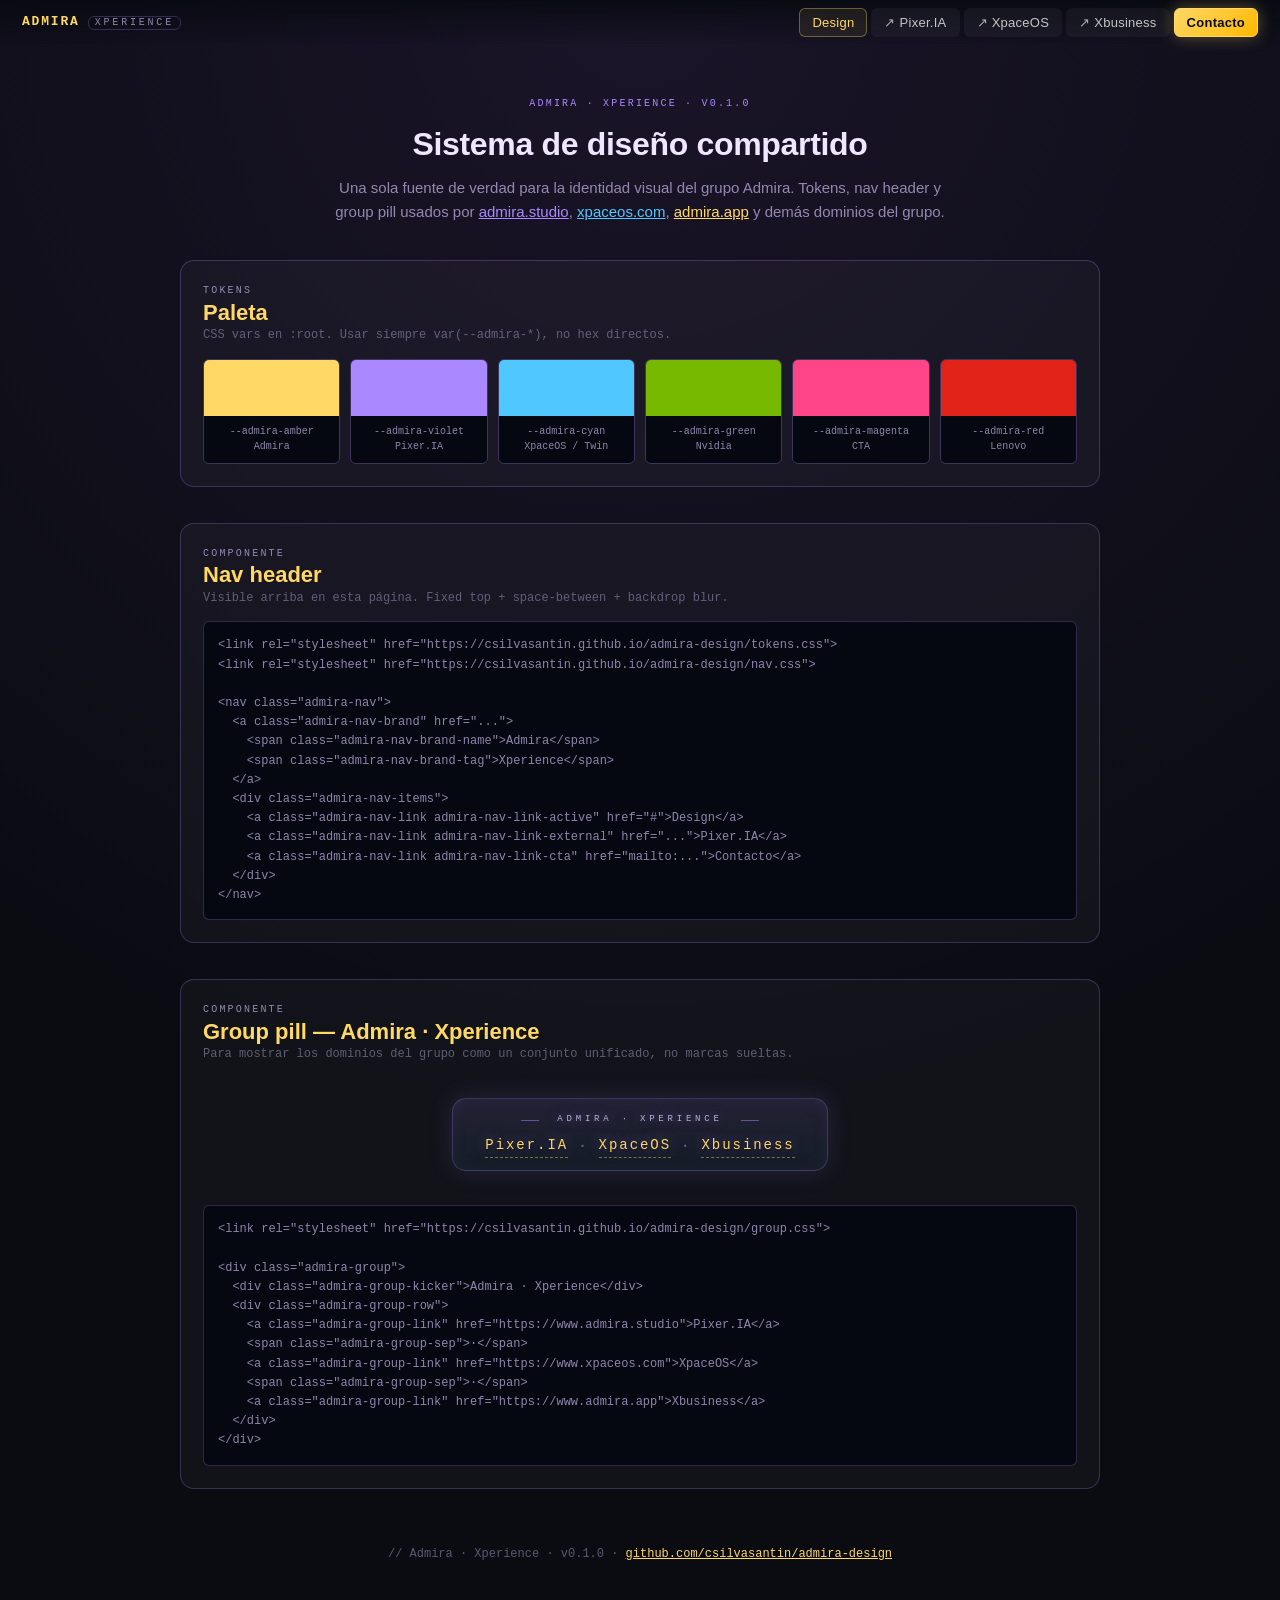
<file: index.html>
<!DOCTYPE html>
<html lang="es">
<head>
<meta charset="utf-8">
<meta name="viewport" content="width=device-width,initial-scale=1">
<title>Admira · Xperience · Design System</title>
<meta name="description" content="Sistema de diseño compartido del grupo Admira: tokens, nav header y group pill usados por admira.studio · xpaceos.com · admira.app · admira.live · admira.tv · admira.store.">
<link rel="stylesheet" href="./tokens.css">
<link rel="stylesheet" href="./nav.css">
<link rel="stylesheet" href="./group.css">
<style>
  body {
    background: radial-gradient(circle at 50% 0%, #1a1428 0%, var(--admira-bg) 65%);
    min-height: 100vh;
    padding: 96px 24px 48px;
  }
  main {
    max-width: 920px;
    margin: 0 auto;
    display: flex;
    flex-direction: column;
    gap: var(--admira-space-5);
  }
  header.hero {
    text-align: center;
    display: flex;
    flex-direction: column;
    align-items: center;
    gap: var(--admira-space-3);
  }
  header.hero .admira-eyebrow {
    color: var(--admira-violet);
  }
  header.hero p {
    color: var(--admira-text-muted);
    max-width: 640px;
    margin: 0;
    line-height: 1.6;
  }
  section.demo {
    background: rgba(255, 255, 255, .03);
    border: 1px solid var(--admira-border);
    border-radius: var(--admira-radius-lg);
    padding: var(--admira-space-4);
    display: flex;
    flex-direction: column;
    gap: var(--admira-space-3);
  }
  section.demo h3 { color: var(--admira-amber); }
  section.demo .demo-meta {
    font-size: 12px;
    color: var(--admira-text-dim);
    font-family: var(--admira-font-mono);
  }
  section.demo pre {
    background: #050810;
    border: 1px solid var(--admira-border);
    border-radius: var(--admira-radius-sm);
    padding: var(--admira-space-3);
    overflow-x: auto;
    color: var(--admira-text-muted);
    font-size: 12px;
    line-height: 1.6;
    margin: 0;
  }
  section.demo pre code { font-family: var(--admira-font-mono); }
  .palette {
    display: grid;
    grid-template-columns: repeat(auto-fill, minmax(120px, 1fr));
    gap: 10px;
  }
  .palette-swatch {
    border: 1px solid var(--admira-border);
    border-radius: var(--admira-radius-sm);
    overflow: hidden;
    display: flex;
    flex-direction: column;
  }
  .palette-swatch-color { height: 56px; }
  .palette-swatch-label {
    padding: 8px;
    font-family: var(--admira-font-mono);
    font-size: 10px;
    background: #050810;
    color: var(--admira-text-muted);
    text-align: center;
  }
  footer {
    margin-top: var(--admira-space-6);
    text-align: center;
    color: var(--admira-text-dim);
    font-size: 12px;
    font-family: var(--admira-font-mono);
  }
  footer a { color: var(--admira-amber); }
</style>
</head>
<body>

<!-- ── Nav demo ────────────────────────────────────────────── -->
<nav class="admira-nav" aria-label="Navegación principal">
  <a class="admira-nav-brand" href="https://www.admira.app">
    <span class="admira-nav-brand-name">Admira</span>
    <span class="admira-nav-brand-tag">Xperience</span>
  </a>
  <div class="admira-nav-items">
    <a class="admira-nav-link admira-nav-link-active" href="#">Design</a>
    <a class="admira-nav-link admira-nav-link-external" href="https://www.admira.studio">Pixer.IA</a>
    <a class="admira-nav-link admira-nav-link-external" href="https://www.xpaceos.com">XpaceOS</a>
    <a class="admira-nav-link admira-nav-link-external" href="https://www.admira.app">Xbusiness</a>
    <a class="admira-nav-link admira-nav-link-cta" href="mailto:csilva@admira.com">Contacto</a>
  </div>
</nav>

<main>

  <header class="hero">
    <div class="admira-eyebrow">Admira · Xperience · v0.1.0</div>
    <h1 class="admira-h1">Sistema de diseño compartido</h1>
    <p>Una sola fuente de verdad para la identidad visual del grupo Admira. Tokens, nav header y group pill usados por <a href="https://www.admira.studio" style="color:var(--admira-violet)">admira.studio</a>, <a href="https://www.xpaceos.com" style="color:var(--admira-cyan)">xpaceos.com</a>, <a href="https://www.admira.app" style="color:var(--admira-amber)">admira.app</a> y demás dominios del grupo.</p>
  </header>

  <!-- Paleta -->
  <section class="demo">
    <div>
      <div class="admira-eyebrow">Tokens</div>
      <h3 class="admira-h2">Paleta</h3>
      <div class="demo-meta">CSS vars en <code>:root</code>. Usar siempre <code>var(--admira-*)</code>, no hex directos.</div>
    </div>
    <div class="palette">
      <div class="palette-swatch"><div class="palette-swatch-color" style="background:#ffd866"></div><div class="palette-swatch-label">--admira-amber<br>Admira</div></div>
      <div class="palette-swatch"><div class="palette-swatch-color" style="background:#aa88ff"></div><div class="palette-swatch-label">--admira-violet<br>Pixer.IA</div></div>
      <div class="palette-swatch"><div class="palette-swatch-color" style="background:#50c8ff"></div><div class="palette-swatch-label">--admira-cyan<br>XpaceOS / Twin</div></div>
      <div class="palette-swatch"><div class="palette-swatch-color" style="background:#76b900"></div><div class="palette-swatch-label">--admira-green<br>Nvidia</div></div>
      <div class="palette-swatch"><div class="palette-swatch-color" style="background:#ff4488"></div><div class="palette-swatch-label">--admira-magenta<br>CTA</div></div>
      <div class="palette-swatch"><div class="palette-swatch-color" style="background:#e2231a"></div><div class="palette-swatch-label">--admira-red<br>Lenovo</div></div>
    </div>
  </section>

  <!-- Nav header -->
  <section class="demo">
    <div>
      <div class="admira-eyebrow">Componente</div>
      <h3 class="admira-h2">Nav header</h3>
      <div class="demo-meta">Visible arriba en esta página. Fixed top + space-between + backdrop blur.</div>
    </div>
    <pre><code>&lt;link rel="stylesheet" href="https://csilvasantin.github.io/admira-design/tokens.css"&gt;
&lt;link rel="stylesheet" href="https://csilvasantin.github.io/admira-design/nav.css"&gt;

&lt;nav class="admira-nav"&gt;
  &lt;a class="admira-nav-brand" href="..."&gt;
    &lt;span class="admira-nav-brand-name"&gt;Admira&lt;/span&gt;
    &lt;span class="admira-nav-brand-tag"&gt;Xperience&lt;/span&gt;
  &lt;/a&gt;
  &lt;div class="admira-nav-items"&gt;
    &lt;a class="admira-nav-link admira-nav-link-active" href="#"&gt;Design&lt;/a&gt;
    &lt;a class="admira-nav-link admira-nav-link-external" href="..."&gt;Pixer.IA&lt;/a&gt;
    &lt;a class="admira-nav-link admira-nav-link-cta" href="mailto:..."&gt;Contacto&lt;/a&gt;
  &lt;/div&gt;
&lt;/nav&gt;</code></pre>
  </section>

  <!-- Group pill -->
  <section class="demo">
    <div>
      <div class="admira-eyebrow">Componente</div>
      <h3 class="admira-h2">Group pill — Admira · Xperience</h3>
      <div class="demo-meta">Para mostrar los dominios del grupo como un conjunto unificado, no marcas sueltas.</div>
    </div>
    <div style="text-align:center; padding: 20px 0;">
      <div class="admira-group">
        <div class="admira-group-kicker">Admira · Xperience</div>
        <div class="admira-group-row">
          <a class="admira-group-link" href="https://www.admira.studio" target="_blank" rel="noopener">Pixer.IA</a>
          <span class="admira-group-sep">·</span>
          <a class="admira-group-link" href="https://www.xpaceos.com" target="_blank" rel="noopener">XpaceOS</a>
          <span class="admira-group-sep">·</span>
          <a class="admira-group-link" href="https://www.admira.app" target="_blank" rel="noopener">Xbusiness</a>
        </div>
      </div>
    </div>
    <pre><code>&lt;link rel="stylesheet" href="https://csilvasantin.github.io/admira-design/group.css"&gt;

&lt;div class="admira-group"&gt;
  &lt;div class="admira-group-kicker"&gt;Admira · Xperience&lt;/div&gt;
  &lt;div class="admira-group-row"&gt;
    &lt;a class="admira-group-link" href="https://www.admira.studio"&gt;Pixer.IA&lt;/a&gt;
    &lt;span class="admira-group-sep"&gt;·&lt;/span&gt;
    &lt;a class="admira-group-link" href="https://www.xpaceos.com"&gt;XpaceOS&lt;/a&gt;
    &lt;span class="admira-group-sep"&gt;·&lt;/span&gt;
    &lt;a class="admira-group-link" href="https://www.admira.app"&gt;Xbusiness&lt;/a&gt;
  &lt;/div&gt;
&lt;/div&gt;</code></pre>
  </section>

</main>

<footer>
  // Admira · Xperience · v0.1.0 · <a href="https://github.com/csilvasantin/admira-design">github.com/csilvasantin/admira-design</a>
</footer>

</body>
</html>
</file>
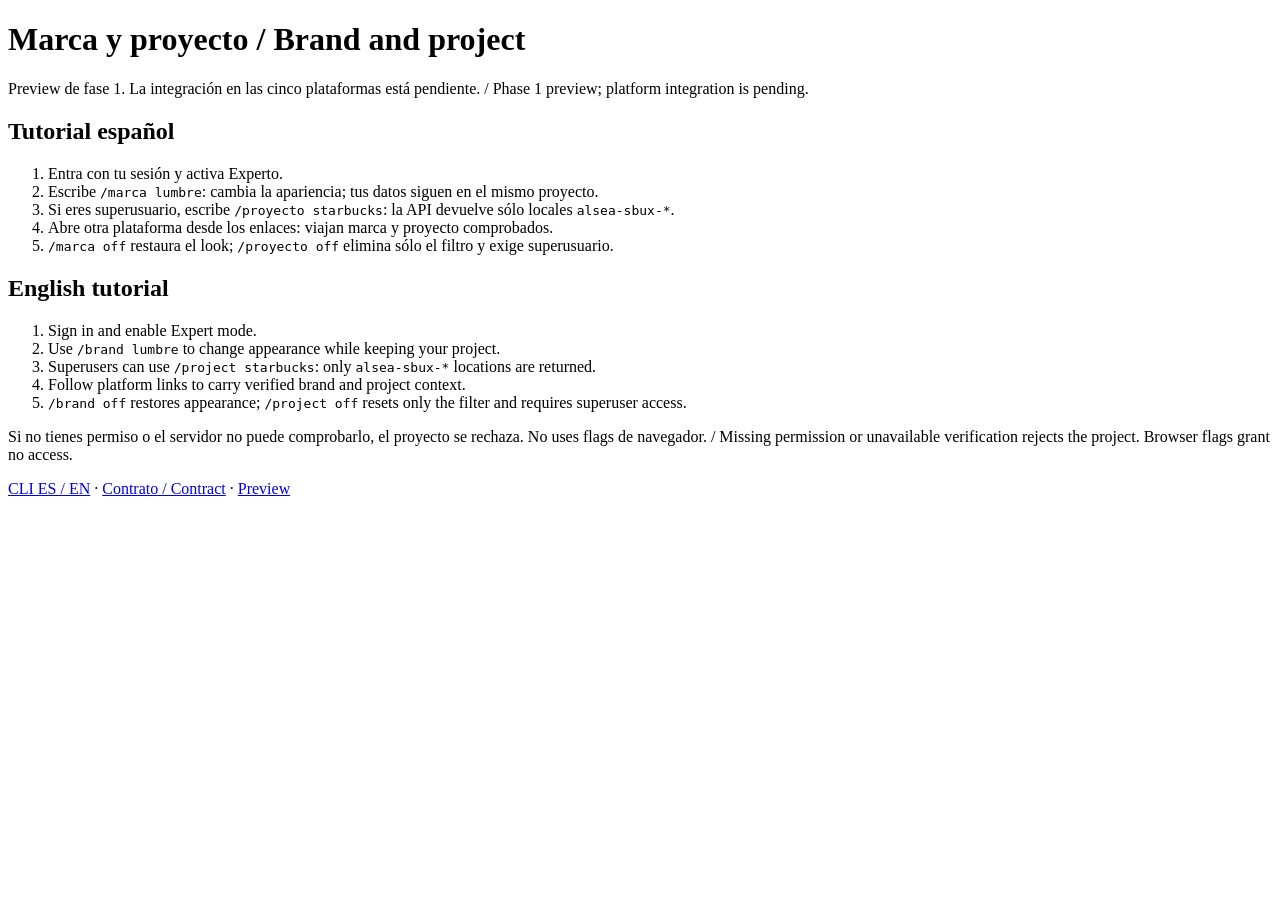
<file: help/index.html>
<!doctype html><html lang="es"><meta charset="utf-8"><title>Contexto · Ayuda ES / EN</title><body><h1>Marca y proyecto / Brand and project</h1><p>Preview de fase 1. La integración en las cinco plataformas está pendiente. / Phase 1 preview; platform integration is pending.</p><h2>Tutorial español</h2><ol><li>Entra con tu sesión y activa Experto.</li><li>Escribe <code>/marca lumbre</code>: cambia la apariencia; tus datos siguen en el mismo proyecto.</li><li>Si eres superusuario, escribe <code>/proyecto starbucks</code>: la API devuelve sólo locales <code>alsea-sbux-*</code>.</li><li>Abre otra plataforma desde los enlaces: viajan marca y proyecto comprobados.</li><li><code>/marca off</code> restaura el look; <code>/proyecto off</code> elimina sólo el filtro y exige superusuario.</li></ol><h2>English tutorial</h2><ol><li>Sign in and enable Expert mode.</li><li>Use <code>/brand lumbre</code> to change appearance while keeping your project.</li><li>Superusers can use <code>/project starbucks</code>: only <code>alsea-sbux-*</code> locations are returned.</li><li>Follow platform links to carry verified brand and project context.</li><li><code>/brand off</code> restores appearance; <code>/project off</code> resets only the filter and requires superuser access.</li></ol><p>Si no tienes permiso o el servidor no puede comprobarlo, el proyecto se rechaza. No uses flags de navegador. / Missing permission or unavailable verification rejects the project. Browser flags grant no access.</p><p><a href="cli/index.html">CLI ES / EN</a> · <a href="../docs/contexto.md">Contrato / Contract</a> · <a href="../preview.html">Preview</a></p></body></html>
</file>
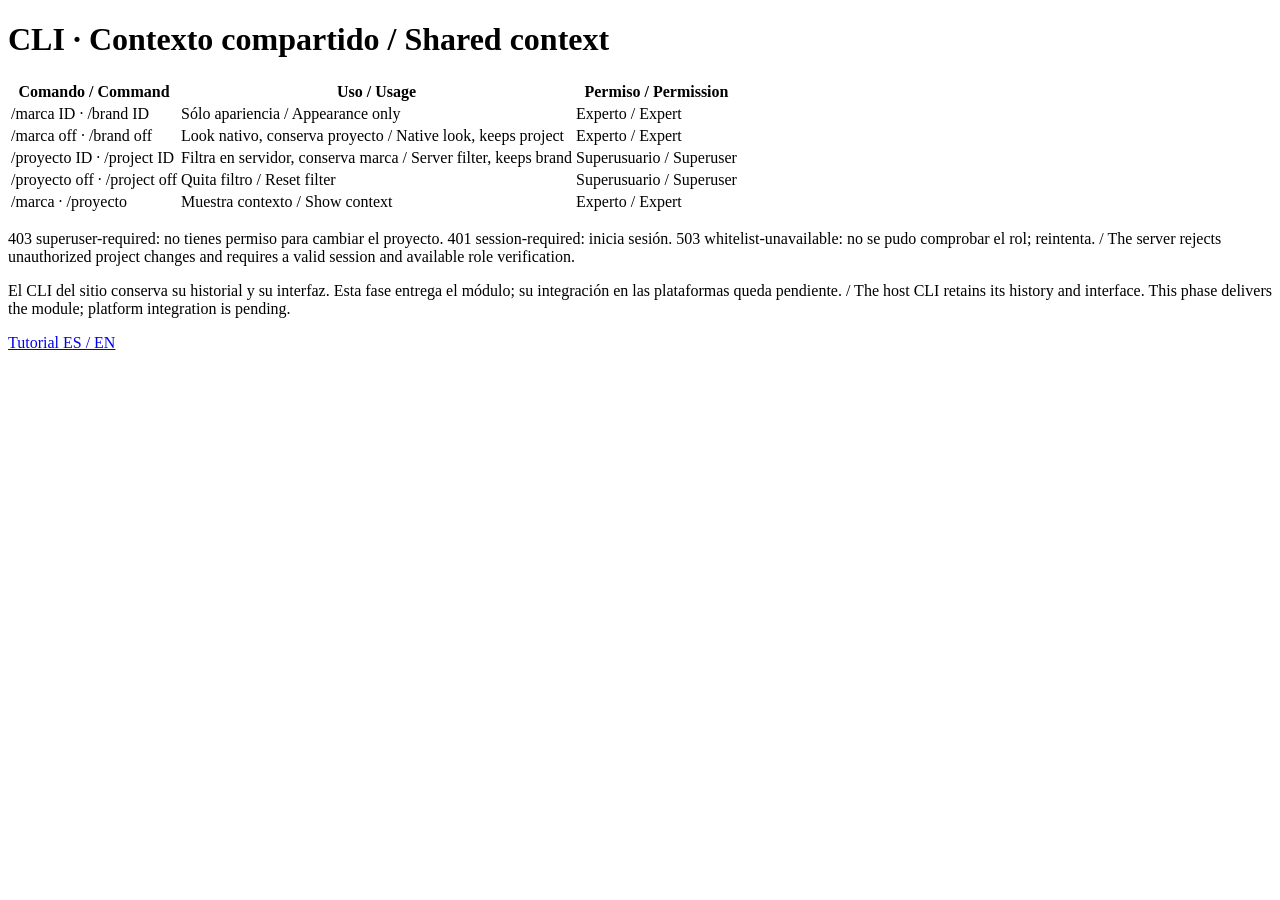
<file: help/cli/index.html>
<!doctype html><html lang="es"><meta charset="utf-8"><title>CLI · Contexto ES / EN</title><body><h1>CLI · Contexto compartido / Shared context</h1><table><tr><th>Comando / Command</th><th>Uso / Usage</th><th>Permiso / Permission</th></tr><tr><td>/marca ID · /brand ID</td><td>Sólo apariencia / Appearance only</td><td>Experto / Expert</td></tr><tr><td>/marca off · /brand off</td><td>Look nativo, conserva proyecto / Native look, keeps project</td><td>Experto / Expert</td></tr><tr><td>/proyecto ID · /project ID</td><td>Filtra en servidor, conserva marca / Server filter, keeps brand</td><td>Superusuario / Superuser</td></tr><tr><td>/proyecto off · /project off</td><td>Quita filtro / Reset filter</td><td>Superusuario / Superuser</td></tr><tr><td>/marca · /proyecto</td><td>Muestra contexto / Show context</td><td>Experto / Expert</td></tr></table><p>403 superuser-required: no tienes permiso para cambiar el proyecto. 401 session-required: inicia sesión. 503 whitelist-unavailable: no se pudo comprobar el rol; reintenta. / The server rejects unauthorized project changes and requires a valid session and available role verification.</p><p>El CLI del sitio conserva su historial y su interfaz. Esta fase entrega el módulo; su integración en las plataformas queda pendiente. / The host CLI retains its history and interface. This phase delivers the module; platform integration is pending.</p><a href="../index.html">Tutorial ES / EN</a></body></html>
</file>
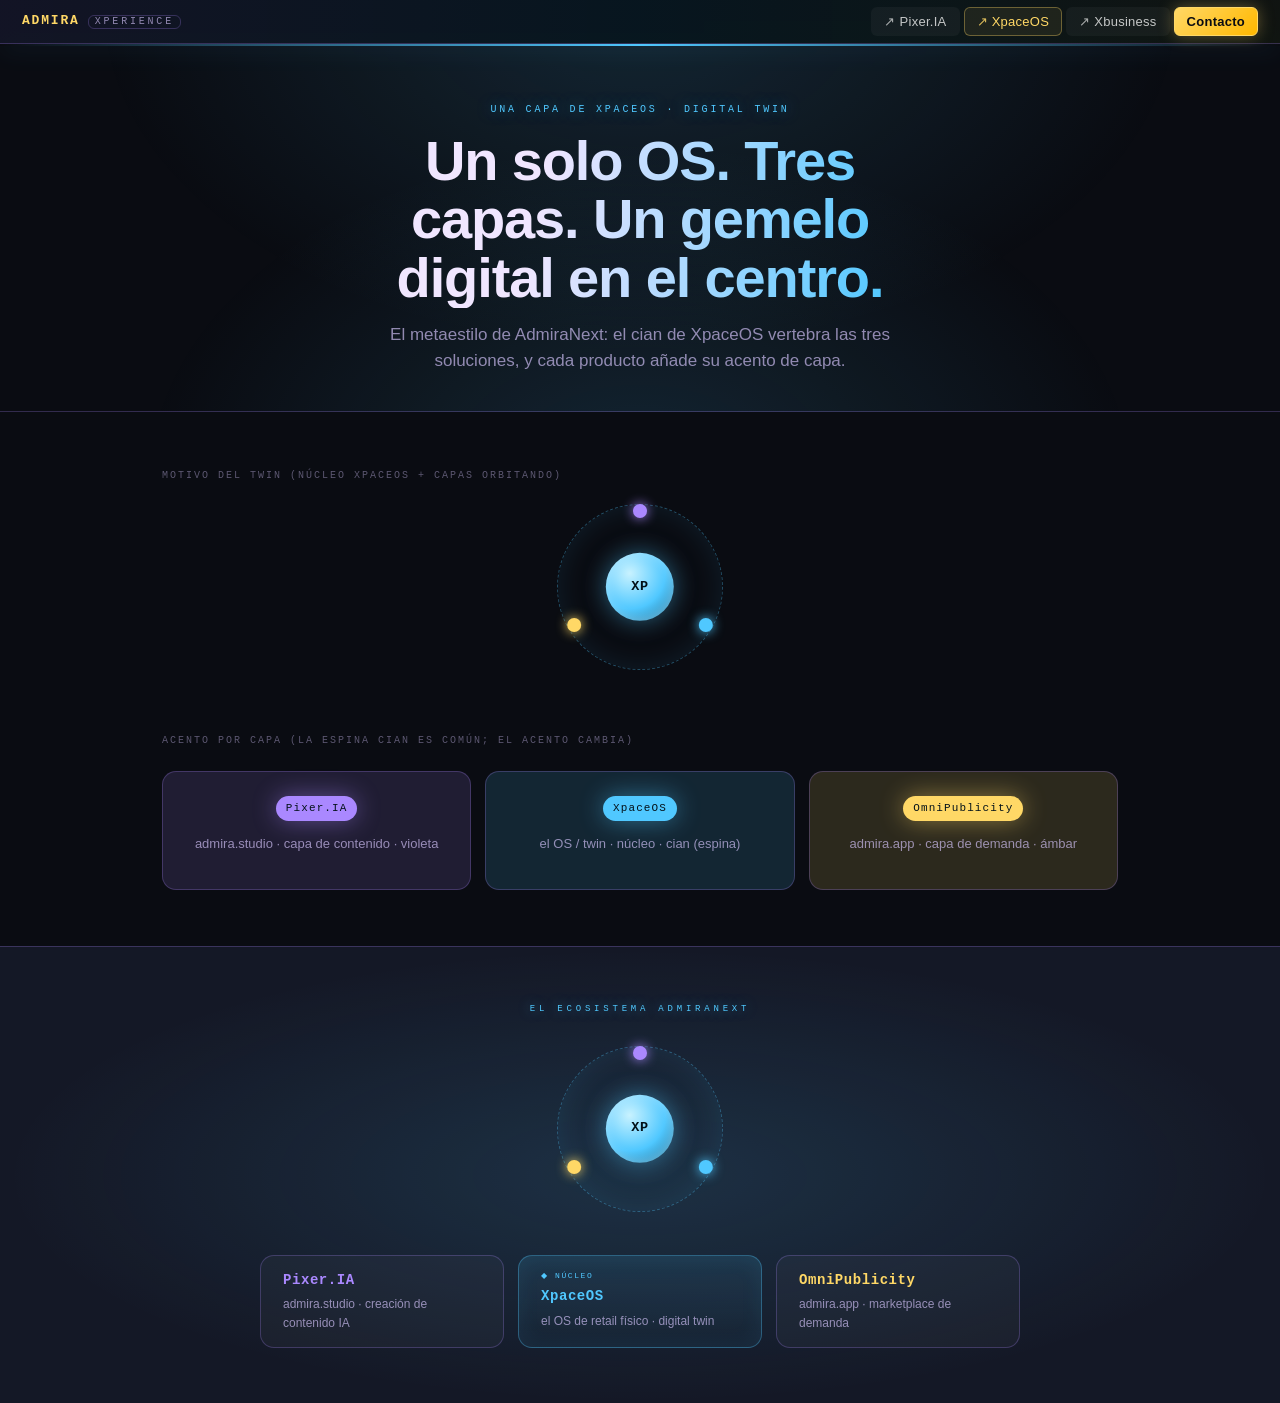
<file: meta.html>
<!doctype html>
<html lang="es" data-layer="os">
<head>
<meta charset="utf-8">
<meta name="viewport" content="width=device-width,initial-scale=1">
<title>Admira · Metaestilo del ecosistema (XpaceOS twin)</title>
<meta name="robots" content="noindex">
<link rel="stylesheet" href="tokens.css">
<link rel="stylesheet" href="nav.css">
<link rel="stylesheet" href="group.css">
<link rel="stylesheet" href="meta.css">
<style>
  body { padding-top: 0; }
  .wrap { max-width: 1000px; margin: 0 auto; padding: 0 var(--admira-space-4) var(--admira-space-6); }
  .demo-label { font-family: var(--admira-font-mono); font-size: 10px; letter-spacing:.2em; text-transform:uppercase; color: var(--admira-text-dim); margin: var(--admira-space-6) 0 var(--admira-space-3); }
  .layer-row { display:flex; gap:14px; flex-wrap:wrap; justify-content:center; margin-top: var(--admira-space-4); }
  .layer-demo { flex:1 1 220px; border:1px solid var(--admira-border); border-radius: var(--admira-radius-lg); padding: var(--admira-space-4); text-align:center; background: var(--admira-accent-soft); }
  .layer-demo .chip { display:inline-block; font-family:var(--admira-font-mono); font-size:11px; letter-spacing:.1em; padding:4px 10px; border-radius:999px; color:#04121a; background:var(--admira-accent); box-shadow:var(--admira-accent-glow); }
  .layer-demo p { color: var(--admira-text-muted); font-size:13px; }
</style>
</head>
<body data-layer="os">

  <nav class="admira-nav admira-nav-static" aria-label="Navegación principal">
    <a class="admira-nav-brand" href="https://www.admira.app">
      <span class="admira-nav-brand-name">Admira</span>
      <span class="admira-nav-brand-tag">Xperience</span>
    </a>
    <div class="admira-nav-items">
      <a class="admira-nav-link admira-nav-link-external" href="https://www.admira.studio">Pixer.IA</a>
      <a class="admira-nav-link admira-nav-link-active admira-nav-link-external" href="https://www.xpaceos.com">XpaceOS</a>
      <a class="admira-nav-link admira-nav-link-external" href="https://www.admira.app">Xbusiness</a>
      <a class="admira-nav-link admira-nav-link-cta" href="mailto:csilva@admira.com">Contacto</a>
    </div>
  </nav>

  <hr class="admira-spine-rail">

  <!-- META HERO (capa OS = centro) -->
  <header class="admira-meta-hero">
    <p class="admira-meta-eyebrow">Una capa de XpaceOS · digital twin</p>
    <h1 class="admira-meta-title">Un solo OS. Tres capas. Un gemelo digital en el centro.</h1>
    <p class="admira-meta-sub">El metaestilo de AdmiraNext: el cian de XpaceOS vertebra las tres soluciones, y cada producto añade su acento de capa.</p>
  </header>

  <div class="wrap">
    <p class="demo-label">Motivo del twin (núcleo XpaceOS + capas orbitando)</p>
    <div style="display:flex;justify-content:center">
      <div class="admira-twin" aria-hidden="true">
        <span class="admira-twin-core">XP</span>
        <span class="admira-twin-orbit"></span>
        <span class="admira-twin-node" style="--i:0;--n:3" data-node="studio"></span>
        <span class="admira-twin-node" style="--i:1;--n:3" data-node="os"></span>
        <span class="admira-twin-node" style="--i:2;--n:3" data-node="app"></span>
      </div>
    </div>

    <p class="demo-label">Acento por capa (la espina cian es común; el acento cambia)</p>
    <div class="layer-row">
      <div class="layer-demo" data-layer="studio"><span class="chip">Pixer.IA</span><p>admira.studio · capa de contenido · violeta</p></div>
      <div class="layer-demo" data-layer="os"><span class="chip">XpaceOS</span><p>el OS / twin · núcleo · cian (espina)</p></div>
      <div class="layer-demo" data-layer="app"><span class="chip">OmniPublicity</span><p>admira.app · capa de demanda · ámbar</p></div>
    </div>
  </div>

  <!-- ECOSYSTEM hub-and-spoke -->
  <section class="admira-ecosystem">
    <p class="admira-eco-kicker">El ecosistema AdmiraNext</p>
    <div class="admira-eco-orbit">
      <div class="admira-twin" aria-hidden="true">
        <span class="admira-twin-core">XP</span>
        <span class="admira-twin-orbit"></span>
        <span class="admira-twin-node" style="--i:0;--n:3" data-node="studio"></span>
        <span class="admira-twin-node" style="--i:1;--n:3" data-node="os"></span>
        <span class="admira-twin-node" style="--i:2;--n:3" data-node="app"></span>
      </div>
    </div>
    <div class="admira-eco-layers">
      <a class="admira-eco-layer" data-node="studio" href="https://www.admira.studio">
        <span class="admira-eco-name">Pixer.IA</span>
        <span class="admira-eco-role">admira.studio · creación de contenido IA</span>
      </a>
      <a class="admira-eco-layer is-core" data-node="os" href="https://www.xpaceos.com">
        <span class="admira-eco-name">XpaceOS</span>
        <span class="admira-eco-role">el OS de retail físico · digital twin</span>
      </a>
      <a class="admira-eco-layer" data-node="app" href="https://www.admira.app">
        <span class="admira-eco-name">OmniPublicity</span>
        <span class="admira-eco-role">admira.app · marketplace de demanda</span>
      </a>
    </div>
  </section>

</body>
</html>
</file>
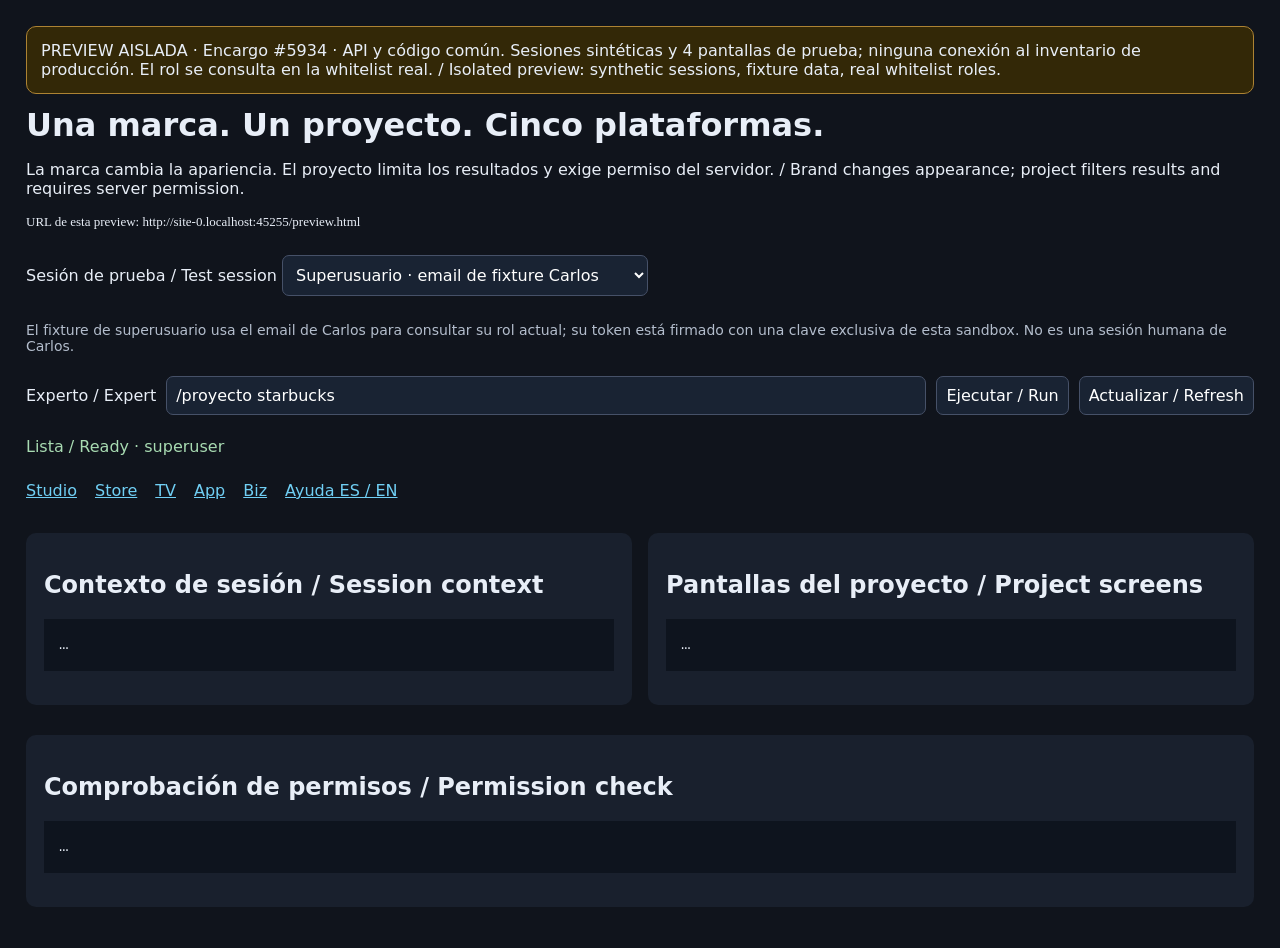
<file: preview.html>
<!doctype html>
<html lang="es" data-mode="expert"><head><meta charset="utf-8"><meta name="viewport" content="width=device-width, initial-scale=1"><title>Paraguas global · Preview aislada</title>
<link rel="stylesheet" href="tokens.css"><style>
body{margin:0;padding:26px;background:var(--mb-fondo,#10141c);color:var(--mbx-ink,#e8eef7);font:16px system-ui}main{max-width:1250px;margin:auto}h1{margin:12px 0}.warning{padding:14px;background:var(--mb-superficie-alt,#332807);color:var(--mbx-ink,#e8eef7);border:1px solid var(--mbx-brand,#ad8333);border-radius:10px}a{color:var(--mbx-brand,#70cff4)}button,input,select{font:inherit;padding:9px;border-radius:7px;border:1px solid #465168;background:#192333;color:#fff}form{display:flex;gap:10px;margin:22px 0;flex-wrap:wrap}section{background:var(--mb-superficie,#19202d);color:var(--mbx-ink,#e8eef7);padding:18px;border-radius:10px;margin:15px 0}pre{white-space:pre-wrap;overflow-wrap:anywhere;background:var(--mb-superficie-alt,#0e141e);color:var(--mbx-ink,#e8eef7);padding:15px;line-height:1.4}#status{min-height:26px;color:var(--mbx-ok,#a8dbb2)}.url{font:13px ui-monospace;overflow-wrap:anywhere}nav{display:flex;flex-wrap:wrap;gap:18px;margin:18px 0}.grid{display:grid;grid-template-columns:1fr 1fr;gap:16px}@media(max-width:850px){.grid{grid-template-columns:1fr}}label{align-self:center}#cli{min-width:330px;flex:1}#role{margin:12px 0}.muted{color:var(--mbx-mut,#b3bdcc);font-size:14px}
</style></head><body><main>
<div class="warning">PREVIEW AISLADA · Encargo #5934 · API y código común. Sesiones sintéticas y 4 pantallas de prueba; ninguna conexión al inventario de producción. El rol se consulta en la whitelist real. / Isolated preview: synthetic sessions, fixture data, real whitelist roles.</div>
<h1>Una marca. Un proyecto. Cinco plataformas.</h1>
<p>La marca cambia la apariencia. El proyecto limita los resultados y exige permiso del servidor. / Brand changes appearance; project filters results and requires server permission.</p>
<p class="url">URL de esta preview: <span id="page-url"></span></p>
<label>Sesión de prueba / Test session <select id="role"><option value="superuser">Superusuario · email de fixture Carlos</option><option value="reader">Usuario normal · reader@preview.invalid</option></select></label>
<p class="muted">El fixture de superusuario usa el email de Carlos para consultar su rol actual; su token está firmado con una clave exclusiva de esta sandbox. No es una sesión humana de Carlos.</p>
<form id="command"><label for="cli">Experto / Expert</label><input id="cli" value="/proyecto starbucks" autocomplete="off" aria-label="Comando"><button>Ejecutar / Run</button><button type="button" id="refresh">Actualizar / Refresh</button></form>
<p id="status" role="status">Preparando sesión…</p>
<nav aria-label="Plataformas"><a href="https://www.admira.studio/">Studio</a><a href="https://www.admira.store/">Store</a><a href="https://www.admira.tv/parrilla">TV</a><a href="https://www.admira.app/">App</a><a href="https://www.admira.biz/">Biz</a><a href="help/index.html">Ayuda ES / EN</a></nav>
<div class="grid"><section><h2>Contexto de sesión / Session context</h2><p class="url"><a id="ctx-url"></a></p><pre id="ctx-result">…</pre></section><section><h2>Pantallas del proyecto / Project screens</h2><p class="url"><a id="screens-url"></a></p><pre id="screens-result">…</pre></section></div>
<section><h2>Comprobación de permisos / Permission check</h2><p class="url" id="reject-url"></p><pre id="reject-result">…</pre></section>
</main>
<script src="preview.js"></script><script src="contexto.js"></script><script src="marca-blanca.js" data-plataforma="studio"></script>
</body></html>
</file>
<file: tokens.css>
/* ============================================================
   Admira · Xperience · Design Tokens v0.1.0
   ============================================================
   Una sola fuente de verdad para la identidad visual del grupo:
   admira.studio (Pixer.IA) · xpaceos.com (XpaceOS) ·
   admira.app (Xbusiness) · admira.live · admira.tv · admira.store
   ============================================================ */

:root {
  /* ── Paleta · superficies ─────────────────────────────────── */
  --admira-bg:         #0a0c12;
  --admira-bg-elev:    #141826;
  --admira-bg-overlay: rgba(170, 136, 255, 0.05);

  /* ── Paleta · texto ────────────────────────────────────────── */
  --admira-text:       #f0e6ff;
  --admira-text-muted: rgba(216, 200, 255, 0.65);
  --admira-text-dim:   rgba(216, 200, 255, 0.40);

  /* ── Paleta · marcas del grupo ─────────────────────────────── */
  --admira-amber:   #ffd866;  /* Admira (paraguas) */
  --admira-violet:  #aa88ff;  /* Pixer.IA */
  --admira-cyan:    #50c8ff;  /* XpaceOS / digital twin */
  --admira-green:   #76b900;  /* Nvidia / XpaceOS retail */
  --admira-magenta: #ff4488;  /* CTA / hover acento */
  --admira-red:     #e2231a;  /* Lenovo */

  /* ── Bordes ────────────────────────────────────────────────── */
  --admira-border:        rgba(170, 136, 255, 0.25);
  --admira-border-strong: rgba(170, 136, 255, 0.45);
  --admira-border-amber:  rgba(255, 216, 102, 0.35);

  /* ── Tipografía ────────────────────────────────────────────── */
  --admira-font-sans: -apple-system, BlinkMacSystemFont, "Inter", "Segoe UI", Roboto, Helvetica, Arial, sans-serif;
  --admira-font-mono: ui-monospace, SFMono-Regular, "JetBrains Mono", Menlo, Consolas, monospace;

  /* ── Espaciados ────────────────────────────────────────────── */
  --admira-space-1:  4px;
  --admira-space-2:  8px;
  --admira-space-3: 14px;
  --admira-space-4: 22px;
  --admira-space-5: 36px;
  --admira-space-6: 56px;

  /* ── Radios ────────────────────────────────────────────────── */
  --admira-radius-sm:   6px;
  --admira-radius-md:  10px;
  --admira-radius-lg:  14px;
  --admira-radius-pill: 999px;

  /* ── Sombras / glows ──────────────────────────────────────── */
  --admira-shadow-glow-violet: 0 0 24px rgba(170, 136, 255, .40);
  --admira-shadow-glow-amber:  0 0 24px rgba(255, 216, 102, .40);
  --admira-shadow-glow-cyan:   0 0 24px rgba( 80, 200, 255, .40);
  --admira-shadow-card:        0 12px 32px rgba(0, 0, 0, .55);

  /* ── Transiciones ──────────────────────────────────────────── */
  --admira-tx-fast:    .12s;
  --admira-tx-normal:  .25s;
  --admira-tx-slow:    .45s;
}

/* ── Base ──────────────────────────────────────────────────── */
html, body {
  margin: 0;
  padding: 0;
  background: var(--admira-bg);
  color: var(--admira-text);
  font-family: var(--admira-font-sans);
  font-size: 15px;
  line-height: 1.55;
  -webkit-font-smoothing: antialiased;
  -moz-osx-font-smoothing: grayscale;
}

* { box-sizing: border-box; }

/* ── Tipografía utilitaria ─────────────────────────────────── */
.admira-mono { font-family: var(--admira-font-mono); }
.admira-eyebrow {
  font-family: var(--admira-font-mono);
  font-size: 10px;
  letter-spacing: .22em;
  text-transform: uppercase;
  color: var(--admira-text-muted);
}
.admira-h1 { font-size: 32px; font-weight: 700; line-height: 1.15; letter-spacing: -0.01em; margin: 0; }
.admira-h2 { font-size: 22px; font-weight: 600; line-height: 1.25; margin: 0; }
.admira-h3 { font-size: 16px; font-weight: 600; line-height: 1.3;  margin: 0; }
</file>
<file: nav.css>
/* ============================================================
   Admira · nav.css · Header de navegación reutilizable
   Depende de tokens.css.
   Markup mínimo:
     <nav class="admira-nav" aria-label="Navegación principal">
       <a class="admira-nav-brand" href="https://www.admira.app">
         <span class="admira-nav-brand-name">Admira</span>
         <span class="admira-nav-brand-tag">Xperience</span>
       </a>
       <div class="admira-nav-items">
         <a class="admira-nav-link" href="/...">Concepto</a>
         <a class="admira-nav-link admira-nav-link-external" href="https://...">Pixer.IA</a>
         <a class="admira-nav-link admira-nav-link-external" href="https://...">XpaceOS</a>
         <a class="admira-nav-link admira-nav-link-cta" href="mailto:csilva@admira.com">Contacto</a>
       </div>
     </nav>
   ============================================================ */

.admira-nav {
  position: fixed;
  top: 0; left: 0; right: 0;
  z-index: 100;
  display: flex;
  align-items: center;
  justify-content: space-between;
  gap: var(--admira-space-3);
  padding: 0 var(--admira-space-4);
  min-height: 44px;
  line-height: 1;
  background: linear-gradient(180deg, rgba(7, 10, 16, 0.85) 0%, rgba(7, 10, 16, 0) 100%);
  backdrop-filter: blur(8px);
  -webkit-backdrop-filter: blur(8px);
}

/* Variante: barra en el flujo normal del documento (no fixed) — útil
   para insertar arriba del topnav existente sin solapamiento. Mantiene
   la misma altura (44px) en todos los sitios independientemente del
   line-height heredado del body, para que la banda sea idéntica. */
.admira-nav.admira-nav-static {
  position: static;
  padding: 0 var(--admira-space-4);
  min-height: 44px;
  line-height: 1;
  background:
    linear-gradient(90deg, rgba(170, 136, 255, 0.10) 0%, rgba(80, 200, 255, 0.08) 50%, rgba(255, 216, 102, 0.06) 100%),
    rgba(2, 8, 13, 0.92);
  border-bottom: 1px solid var(--admira-border);
  backdrop-filter: blur(8px);
  -webkit-backdrop-filter: blur(8px);
}

/* ── Brand (logo izquierda) ────────────────────────────────── */
.admira-nav-brand {
  display: inline-flex;
  align-items: baseline;
  gap: 8px;
  text-decoration: none;
  color: var(--admira-amber);
  font-family: var(--admira-font-mono);
  font-size: 13px;
  line-height: 1;
  letter-spacing: .14em;
  text-transform: uppercase;
  font-weight: 700;
  transition: color var(--admira-tx-fast), text-shadow var(--admira-tx-fast);
}
.admira-nav-brand:hover {
  color: #fff;
  text-shadow: var(--admira-shadow-glow-amber);
}
.admira-nav-brand-name {
  color: var(--admira-amber);
}
.admira-nav-brand-tag {
  color: var(--admira-text-muted);
  font-size: 10px;
  font-weight: 500;
  letter-spacing: .28em;
  padding: 1px 6px;
  border: 1px solid var(--admira-border);
  border-radius: var(--admira-radius-sm);
}

/* ── Items (derecha) ───────────────────────────────────────── */
.admira-nav-items {
  display: flex;
  gap: 4px;
  align-items: center;
  flex-wrap: wrap;
}

.admira-nav-link {
  color: rgba(255, 255, 255, .75);
  text-decoration: none;
  font-family: var(--admira-font-sans);
  font-size: 13px;
  font-weight: 500;
  line-height: 1;
  letter-spacing: .02em;
  text-transform: none;
  padding: 7px 12px;
  border-radius: var(--admira-radius-sm);
  border: 1px solid transparent;
  background: rgba(255, 255, 255, .04);
  transition: color var(--admira-tx-fast), background var(--admira-tx-fast), border-color var(--admira-tx-fast), transform var(--admira-tx-fast);
  white-space: nowrap;
}
.admira-nav-link:hover {
  color: #fff;
  background: rgba(255, 255, 255, .10);
  border-color: rgba(255, 255, 255, .20);
  transform: translateY(-1px);
}
.admira-nav-link.admira-nav-link-active {
  color: var(--admira-amber);
  background: rgba(255, 216, 102, .08);
  border-color: var(--admira-border-amber);
}
.admira-nav-link.admira-nav-link-external::before {
  content: "↗ ";
  opacity: 0.85;
  font-weight: 400;
}
.admira-nav-link.admira-nav-link-cta {
  color: #0a0c12;
  background: linear-gradient(135deg, var(--admira-amber), #ffb800);
  border-color: var(--admira-amber);
  font-weight: 700;
  box-shadow: 0 0 16px rgba(255, 216, 102, .35);
}
.admira-nav-link.admira-nav-link-cta:hover {
  filter: brightness(1.1);
  box-shadow: 0 4px 24px rgba(255, 216, 102, .55);
}

@media (max-width: 640px) {
  .admira-nav { padding: 10px 14px; gap: 6px; }
  .admira-nav-brand-tag { display: none; }
  .admira-nav-link { font-size: 12px; padding: 6px 10px; }
  .admira-nav-items { gap: 2px; }
}
</file>
<file: group.css>
/* ============================================================
   Admira · group.css · Pill "Admira · Xperience" del grupo
   Depende de tokens.css.
   Markup:
     <div class="admira-group">
       <div class="admira-group-kicker">Admira · Xperience</div>
       <div class="admira-group-row">
         <a class="admira-group-link" href="https://www.admira.studio">Pixer.IA</a>
         <span class="admira-group-sep">·</span>
         <a class="admira-group-link" href="https://www.xpaceos.com">XpaceOS</a>
         <span class="admira-group-sep">·</span>
         <a class="admira-group-link" href="https://www.admira.app">Xbusiness</a>
       </div>
     </div>
   ============================================================ */

.admira-group {
  display: inline-flex;
  flex-direction: column;
  align-items: center;
  gap: 8px;
  padding: 14px 32px 12px;
  border: 1px solid var(--admira-border);
  border-radius: var(--admira-radius-lg);
  background: linear-gradient(180deg, rgba(170, 136, 255, .12) 0%, rgba(80, 200, 255, .06) 100%);
  box-shadow: 0 0 24px rgba(170, 136, 255, .15), inset 0 0 18px rgba(170, 136, 255, .06);
  backdrop-filter: blur(4px);
  -webkit-backdrop-filter: blur(4px);
  max-width: 92vw;
}

.admira-group-kicker {
  font-family: var(--admira-font-mono);
  font-size: 9px;
  letter-spacing: .42em;
  color: rgba(216, 200, 255, .85);
  text-transform: uppercase;
  text-shadow: 0 0 12px rgba(170, 136, 255, .6);
  position: relative;
  padding: 0 14px;
}
.admira-group-kicker::before,
.admira-group-kicker::after {
  content: "";
  position: absolute;
  top: 50%;
  width: 18px;
  height: 1px;
  background: rgba(170, 136, 255, .5);
}
.admira-group-kicker::before { right: 100%; margin-right: 4px; }
.admira-group-kicker::after  { left:  100%; margin-left:  4px; }

.admira-group-row {
  display: flex;
  gap: 10px;
  align-items: center;
  flex-wrap: wrap;
  justify-content: center;
  font-family: var(--admira-font-mono);
  font-size: 14px;
  letter-spacing: .14em;
  text-shadow: 0 0 12px rgba(170, 136, 255, .6), 0 2px 4px rgba(0, 0, 0, .8);
}

.admira-group-sep {
  color: rgba(170, 136, 255, .55);
  font-weight: bold;
}

.admira-group-link {
  color: var(--admira-amber);
  text-decoration: none;
  border-bottom: 1px dashed rgba(255, 216, 102, .45);
  padding-bottom: 1px;
  transition: color var(--admira-tx-fast), border-color var(--admira-tx-fast), text-shadow var(--admira-tx-fast);
}
.admira-group-link:hover {
  color: #fff;
  border-bottom-color: #fff;
  text-shadow: 0 0 14px rgba(255, 216, 102, .85), 0 0 24px rgba(170, 136, 255, .5);
}

@media (max-width: 540px) {
  .admira-group { padding: 12px 20px 10px; }
  .admira-group-row { font-size: 12px; letter-spacing: .1em; gap: 8px; }
}
</file>
<file: meta.css>
/* ============================================================
   Admira · meta.css · Metaestilo del ecosistema  v0.2.0
   ============================================================
   Capa "meta" que une las 3 soluciones de AdmiraNext como capas
   de un mismo OS, con el DIGITAL TWIN de XpaceOS como centro.

     · XpaceOS  (Admira XP)     → núcleo / OS        → CIAN  (espina)
     · admira.studio (Pixer.IA) → capa de contenido  → VIOLETA (acento)
     · admira.app (OmniPublicity)→ capa de demanda    → ÁMBAR  (acento)

   El CIAN es el color VERTEBRADOR común a las 3. Cada sitio declara
   su capa con  <body data-layer="os|studio|app">  y obtiene su acento,
   pero la espina cian permanece como tejido conectivo del ecosistema.

   Depende de tokens.css. Aditivo: no altera el comportamiento v0.1.0.
   ============================================================ */

:root {
  /* ── Espina: el color vertebrador del ecosistema (XpaceOS twin) ── */
  --admira-spine:        var(--admira-cyan);          /* #50c8ff */
  --admira-spine-soft:   rgba(80, 200, 255, .14);
  --admira-spine-line:   rgba(80, 200, 255, .35);
  --admira-spine-glow:   0 0 24px rgba(80, 200, 255, .45);

  /* ── Acento de capa (lo sobreescribe cada sitio vía data-layer) ── */
  --admira-accent:       var(--admira-cyan);          /* por defecto = OS/centro */
  --admira-accent-soft:  rgba(80, 200, 255, .14);
  --admira-accent-line:  rgba(80, 200, 255, .35);
  --admira-accent-glow:  0 0 24px rgba(80, 200, 255, .45);
  --admira-accent-name:  "XpaceOS";
}

/* ── Capas: cada sitio fija su acento; la espina sigue siendo cian ── */
[data-layer="os"] {
  --admira-accent:      var(--admira-cyan);
  --admira-accent-soft: rgba(80, 200, 255, .14);
  --admira-accent-line: rgba(80, 200, 255, .35);
  --admira-accent-glow: 0 0 24px rgba(80, 200, 255, .45);
  --admira-accent-name: "XpaceOS";
}
[data-layer="studio"] {
  --admira-accent:      var(--admira-violet);
  --admira-accent-soft: rgba(170, 136, 255, .14);
  --admira-accent-line: rgba(170, 136, 255, .38);
  --admira-accent-glow: 0 0 24px rgba(170, 136, 255, .45);
  --admira-accent-name: "Pixer.IA";
}
[data-layer="app"] {
  --admira-accent:      var(--admira-amber);
  --admira-accent-soft: rgba(255, 216, 102, .14);
  --admira-accent-line: rgba(255, 216, 102, .40);
  --admira-accent-glow: 0 0 24px rgba(255, 216, 102, .45);
  --admira-accent-name: "OmniPublicity";
}

/* ============================================================
   1) SPINE RAIL — fina línea cian: el tejido conectivo común.
   Colócala arriba del documento (o como separador de secciones).
   ============================================================ */
.admira-spine-rail {
  height: 2px;
  width: 100%;
  border: 0;
  margin: 0;
  background: linear-gradient(90deg,
      transparent 0%,
      var(--admira-spine-line) 18%,
      var(--admira-spine) 50%,
      var(--admira-spine-line) 82%,
      transparent 100%);
  box-shadow: var(--admira-spine-glow);
}

/* ============================================================
   2) TWIN MOTIF — sello del ecosistema: núcleo XpaceOS (cian) con
   las capas orbitando. CSS puro. Markup:
     <div class="admira-twin" aria-hidden="true">
       <span class="admira-twin-core">XP</span>
       <span class="admira-twin-orbit"></span>
       <span class="admira-twin-node" style="--i:0;--n:3" data-node="studio"></span>
       <span class="admira-twin-node" style="--i:1;--n:3" data-node="os"></span>
       <span class="admira-twin-node" style="--i:2;--n:3" data-node="app"></span>
     </div>
   ============================================================ */
.admira-twin {
  --twin-size: 180px;
  --twin-r: calc(var(--twin-size) / 2 - 14px);
  position: relative;
  width: var(--twin-size);
  height: var(--twin-size);
  flex: 0 0 auto;
}
.admira-twin-core {
  position: absolute;
  inset: 50% auto auto 50%;
  transform: translate(-50%, -50%);
  width: 38%;
  height: 38%;
  display: grid;
  place-items: center;
  border-radius: 50%;
  background: radial-gradient(circle at 35% 30%, #c8f2ff, var(--admira-spine) 55%, #156a92 100%);
  color: #021018;
  font-family: var(--admira-font-mono);
  font-size: calc(var(--twin-size) * .075);
  font-weight: 700;
  letter-spacing: .05em;
  box-shadow: var(--admira-spine-glow), inset 0 0 12px rgba(255, 255, 255, .35);
  animation: admira-twin-pulse 3.2s ease-in-out infinite;
  z-index: 2;
}
.admira-twin-orbit {
  position: absolute;
  inset: 7px;
  border-radius: 50%;
  border: 1px dashed var(--admira-spine-line);
  box-shadow: inset 0 0 30px rgba(80, 200, 255, .10);
  animation: admira-twin-spin 18s linear infinite;
}
.admira-twin-node {
  --i: 0; --n: 3;
  --ang: calc(360deg / var(--n) * var(--i) - 90deg);
  position: absolute;
  top: 50%; left: 50%;
  width: 14px; height: 14px;
  margin: -7px;
  border-radius: 50%;
  transform: rotate(var(--ang)) translateX(var(--twin-r)) rotate(calc(-1 * var(--ang)));
  background: var(--admira-spine);
  box-shadow: 0 0 12px currentColor;
  z-index: 3;
}
.admira-twin-node[data-node="studio"] { background: var(--admira-violet); color: var(--admira-violet); }
.admira-twin-node[data-node="os"]     { background: var(--admira-cyan);   color: var(--admira-cyan); }
.admira-twin-node[data-node="app"]    { background: var(--admira-amber);  color: var(--admira-amber); }

@keyframes admira-twin-pulse {
  0%, 100% { box-shadow: var(--admira-spine-glow), inset 0 0 12px rgba(255,255,255,.35); }
  50%      { box-shadow: 0 0 38px rgba(80,200,255,.75), inset 0 0 12px rgba(255,255,255,.5); }
}
@keyframes admira-twin-spin { to { transform: rotate(360deg); } }
@media (prefers-reduced-motion: reduce) {
  .admira-twin-core, .admira-twin-orbit { animation: none; }
}

/* ============================================================
   3) META HERO — hero común que presenta cada web como una capa
   del OS bajo el twin. Markup:
     <header class="admira-meta-hero">
       <p class="admira-meta-eyebrow">Una capa de XpaceOS · digital twin</p>
       <h1 class="admira-meta-title">...</h1>
       <p class="admira-meta-sub">...</p>
     </header>
   ============================================================ */
.admira-meta-hero {
  position: relative;
  padding: var(--admira-space-6) var(--admira-space-4) var(--admira-space-5);
  text-align: center;
  background:
    radial-gradient(ellipse at 50% -10%, var(--admira-spine-soft), transparent 60%),
    radial-gradient(ellipse at 50% 120%, var(--admira-accent-soft), transparent 55%);
  border-bottom: 1px solid var(--admira-border);
}
.admira-meta-eyebrow {
  font-family: var(--admira-font-mono);
  font-size: 10px;
  letter-spacing: .28em;
  text-transform: uppercase;
  color: var(--admira-spine);
  text-shadow: 0 0 14px rgba(80, 200, 255, .5);
  margin: 0 0 var(--admira-space-3);
}
.admira-meta-title {
  font-family: var(--admira-font-sans);
  font-size: clamp(30px, 6vw, 56px);
  font-weight: 800;
  line-height: 1.05;
  letter-spacing: -0.02em;
  margin: 0 auto var(--admira-space-3);
  max-width: 16ch;
  background: linear-gradient(100deg, var(--admira-text) 30%, var(--admira-accent) 100%);
  -webkit-background-clip: text;
  background-clip: text;
  color: transparent;
}
.admira-meta-sub {
  font-size: 17px;
  color: var(--admira-text-muted);
  max-width: 60ch;
  margin: 0 auto;
}

/* ============================================================
   4) ECOSYSTEM — banda hub-and-spoke: el twin de XpaceOS en el
   centro y las 3 capas alrededor; todo "vuelve" al twin (home).
   Markup:
     <section class="admira-ecosystem" data-layer="...">
       <p class="admira-eco-kicker">El ecosistema AdmiraNext</p>
       <div class="admira-eco-orbit">
         <div class="admira-twin">…ver arriba…</div>
       </div>
       <div class="admira-eco-layers">
         <a class="admira-eco-layer" data-node="studio" href="https://www.admira.studio">…</a>
         <a class="admira-eco-layer is-core" data-node="os" href="https://www.xpaceos.com">…</a>
         <a class="admira-eco-layer" data-node="app" href="https://www.admira.app">…</a>
       </div>
     </section>
   ============================================================ */
.admira-ecosystem {
  text-align: center;
  padding: var(--admira-space-6) var(--admira-space-4);
  background:
    radial-gradient(ellipse at 50% 50%, var(--admira-spine-soft), transparent 70%),
    var(--admira-bg-elev);
  border-top: 1px solid var(--admira-border);
}
.admira-eco-kicker {
  font-family: var(--admira-font-mono);
  font-size: 9px;
  letter-spacing: .42em;
  text-transform: uppercase;
  color: var(--admira-spine);
  text-shadow: 0 0 12px rgba(80, 200, 255, .6);
  margin: 0 0 var(--admira-space-4);
}
.admira-eco-orbit {
  display: flex;
  justify-content: center;
  margin-bottom: var(--admira-space-5);
}
.admira-eco-layers {
  display: grid;
  grid-template-columns: repeat(3, minmax(0, 1fr));
  gap: var(--admira-space-3);
  max-width: 760px;
  margin: 0 auto;
}
.admira-eco-layer {
  display: flex;
  flex-direction: column;
  gap: 4px;
  text-decoration: none;
  text-align: left;
  padding: var(--admira-space-3) var(--admira-space-4);
  border: 1px solid var(--admira-border);
  border-radius: var(--admira-radius-lg);
  background: rgba(255, 255, 255, .03);
  transition: transform var(--admira-tx-fast), border-color var(--admira-tx-fast), box-shadow var(--admira-tx-fast);
}
.admira-eco-layer:hover { transform: translateY(-2px); }
.admira-eco-layer .admira-eco-name {
  font-family: var(--admira-font-mono);
  font-size: 14px;
  font-weight: 700;
  letter-spacing: .04em;
}
.admira-eco-layer .admira-eco-role {
  font-size: 12px;
  color: var(--admira-text-muted);
}
.admira-eco-layer[data-node="studio"] { --c: var(--admira-violet); }
.admira-eco-layer[data-node="os"]     { --c: var(--admira-cyan); }
.admira-eco-layer[data-node="app"]    { --c: var(--admira-amber); }
.admira-eco-layer .admira-eco-name { color: var(--c); }
.admira-eco-layer:hover {
  border-color: var(--c);
  box-shadow: 0 0 22px -6px var(--c);
}
/* La capa OS (centro/twin) destaca como núcleo del sistema */
.admira-eco-layer.is-core {
  background: linear-gradient(180deg, rgba(80, 200, 255, .10), rgba(80, 200, 255, .03));
  border-color: var(--admira-spine-line);
  box-shadow: inset 0 0 22px rgba(80, 200, 255, .08);
}
.admira-eco-layer.is-core::before {
  content: "◆ núcleo";
  font-family: var(--admira-font-mono);
  font-size: 8px;
  letter-spacing: .2em;
  text-transform: uppercase;
  color: var(--admira-spine);
}

@media (max-width: 620px) {
  .admira-eco-layers { grid-template-columns: 1fr; max-width: 340px; }
}
</file>
